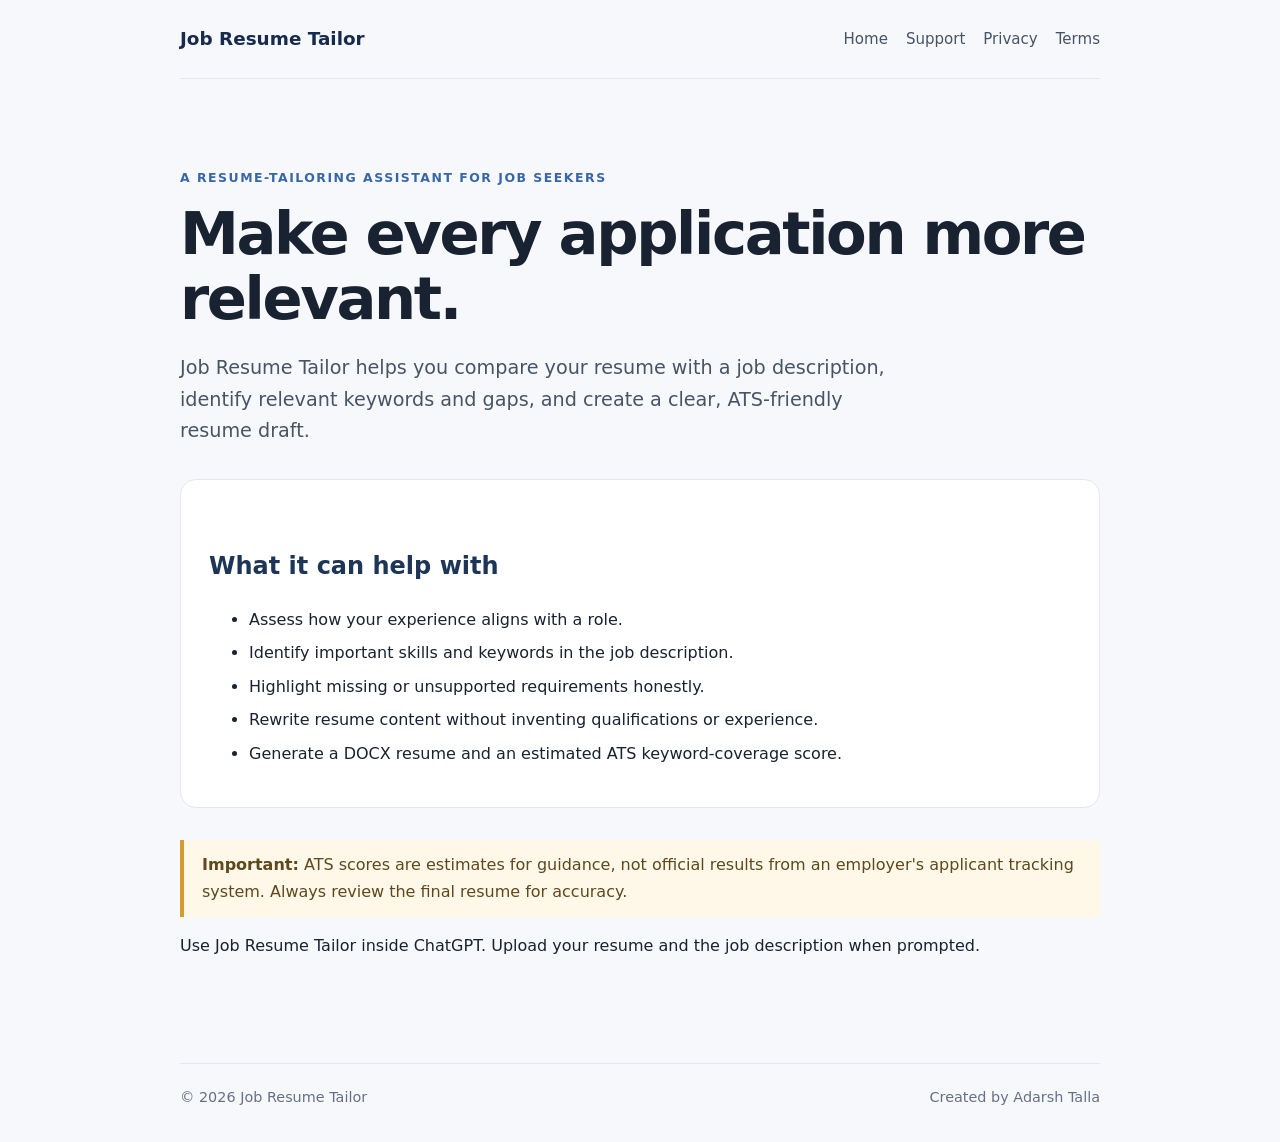
<file: index.html>
<!doctype html>
<html lang="en">
<head>
  <meta charset="utf-8"><meta name="viewport" content="width=device-width, initial-scale=1">
  <title>Job Resume Tailor</title>
  <meta name="description" content="Tailor your resume to a job description with an honest fit assessment, ATS-friendly rewrite and estimated keyword coverage.">
  <link rel="stylesheet" href="style.css">
</head>
<body>
<header class="wrap"><a class="brand" href="index.html">Job Resume Tailor</a><nav><a href="index.html">Home</a><a href="support.html">Support</a><a href="privacy.html">Privacy</a><a href="terms.html">Terms</a></nav></header>
<main class="wrap hero">
  <p class="eyebrow">A resume-tailoring assistant for job seekers</p>
  <h1>Make every application more relevant.</h1>
  <p class="lead">Job Resume Tailor helps you compare your resume with a job description, identify relevant keywords and gaps, and create a clear, ATS-friendly resume draft.</p>
  <section class="panel"><h2>What it can help with</h2><ul>
    <li>Assess how your experience aligns with a role.</li>
    <li>Identify important skills and keywords in the job description.</li>
    <li>Highlight missing or unsupported requirements honestly.</li>
    <li>Rewrite resume content without inventing qualifications or experience.</li>
    <li>Generate a DOCX resume and an estimated ATS keyword-coverage score.</li>
  </ul></section>
  <p class="notice"><strong>Important:</strong> ATS scores are estimates for guidance, not official results from an employer's applicant tracking system. Always review the final resume for accuracy.</p>
  <p>Use Job Resume Tailor inside ChatGPT. Upload your resume and the job description when prompted.</p>
</main>
<footer class="wrap"><span>© 2026 Job Resume Tailor</span><span>Created by Adarsh Talla</span></footer>
</body></html>
</file>
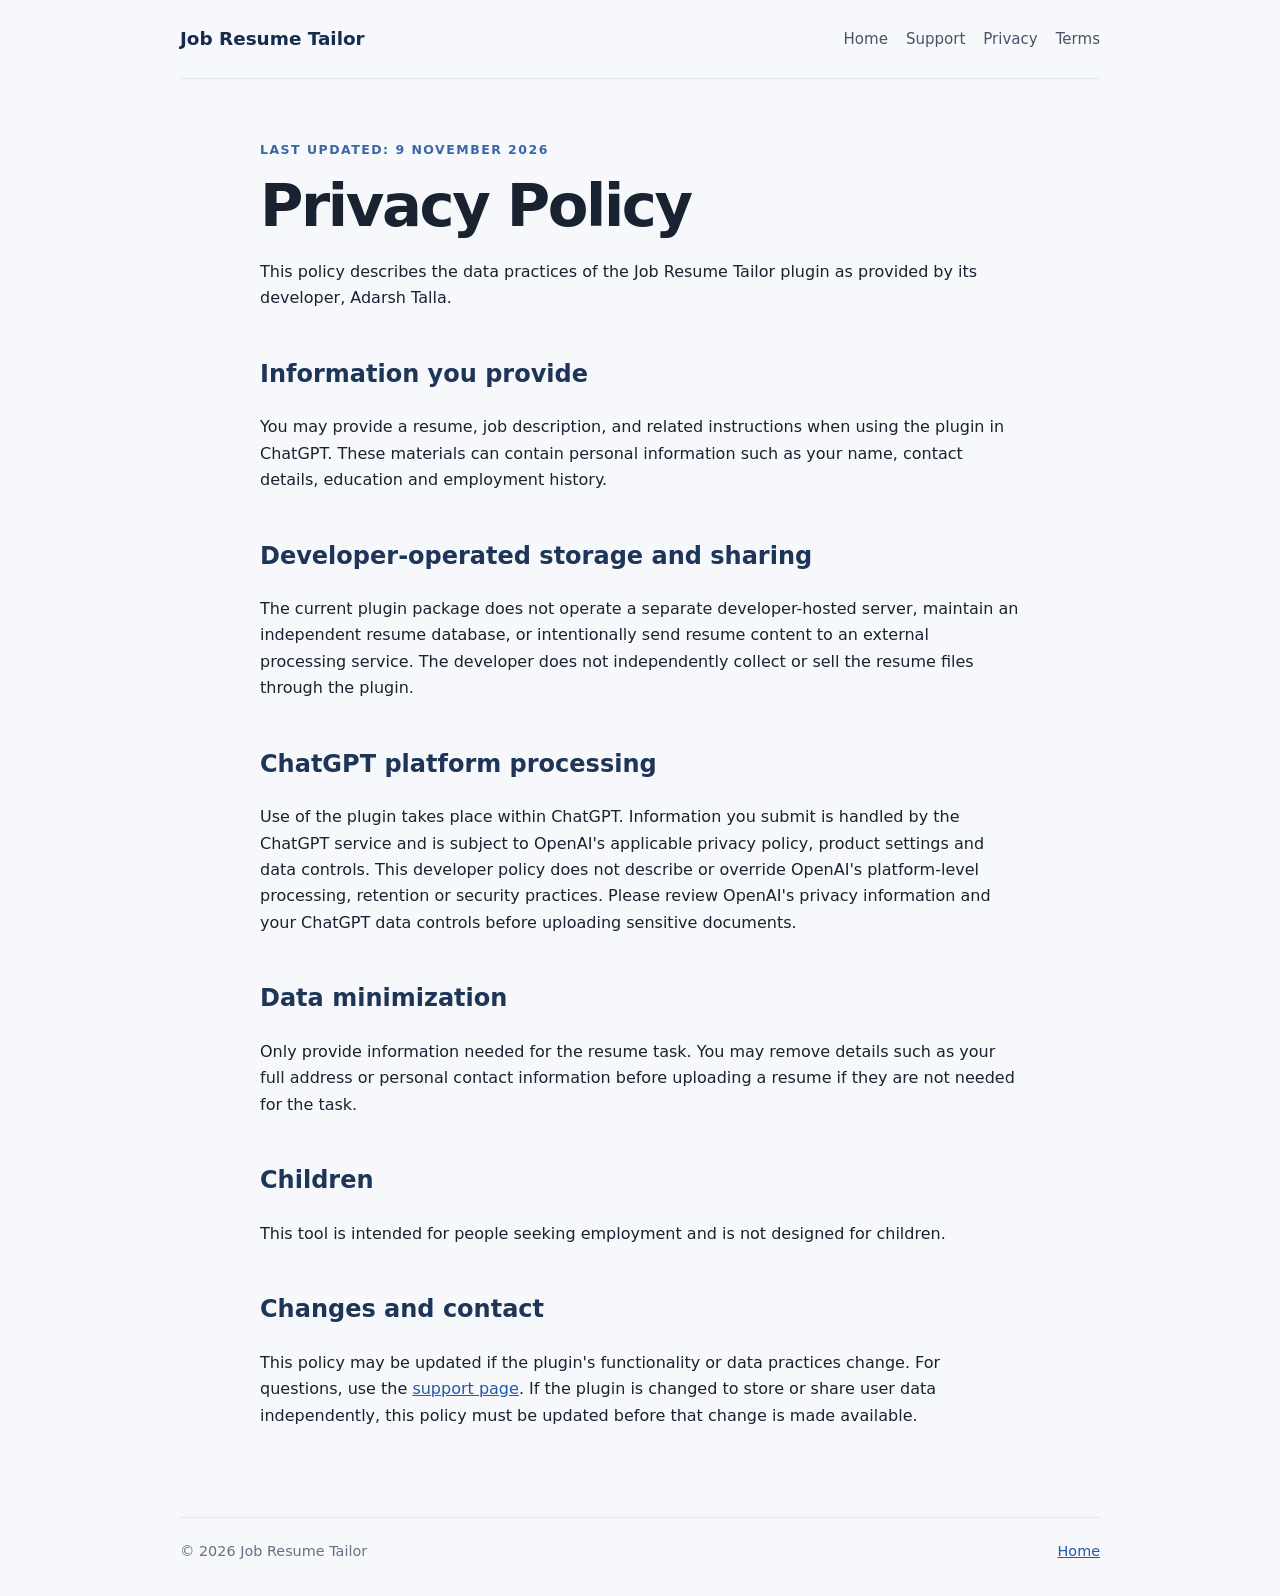
<file: privacy.html>
<!doctype html>
<html lang="en"><head><meta charset="utf-8"><meta name="viewport" content="width=device-width, initial-scale=1"><title>Privacy Policy | Job Resume Tailor</title><link rel="stylesheet" href="style.css"></head>
<body><header class="wrap"><a class="brand" href="index.html">Job Resume Tailor</a><nav><a href="index.html">Home</a><a href="support.html">Support</a><a href="privacy.html">Privacy</a><a href="terms.html">Terms</a></nav></header>
<main class="wrap content"><p class="eyebrow">Last updated: 9 November 2026</p><h1>Privacy Policy</h1>
<p>This policy describes the data practices of the Job Resume Tailor plugin as provided by its developer, Adarsh Talla.</p>
<h2>Information you provide</h2><p>You may provide a resume, job description, and related instructions when using the plugin in ChatGPT. These materials can contain personal information such as your name, contact details, education and employment history.</p>
<h2>Developer-operated storage and sharing</h2><p>The current plugin package does not operate a separate developer-hosted server, maintain an independent resume database, or intentionally send resume content to an external processing service. The developer does not independently collect or sell the resume files through the plugin.</p>
<h2>ChatGPT platform processing</h2><p>Use of the plugin takes place within ChatGPT. Information you submit is handled by the ChatGPT service and is subject to OpenAI's applicable privacy policy, product settings and data controls. This developer policy does not describe or override OpenAI's platform-level processing, retention or security practices. Please review OpenAI's privacy information and your ChatGPT data controls before uploading sensitive documents.</p>
<h2>Data minimization</h2><p>Only provide information needed for the resume task. You may remove details such as your full address or personal contact information before uploading a resume if they are not needed for the task.</p>
<h2>Children</h2><p>This tool is intended for people seeking employment and is not designed for children.</p>
<h2>Changes and contact</h2><p>This policy may be updated if the plugin's functionality or data practices change. For questions, use the <a href="support.html">support page</a>. If the plugin is changed to store or share user data independently, this policy must be updated before that change is made available.</p>
</main><footer class="wrap"><span>© 2026 Job Resume Tailor</span><span><a href="index.html">Home</a></span></footer></body></html>
</file>
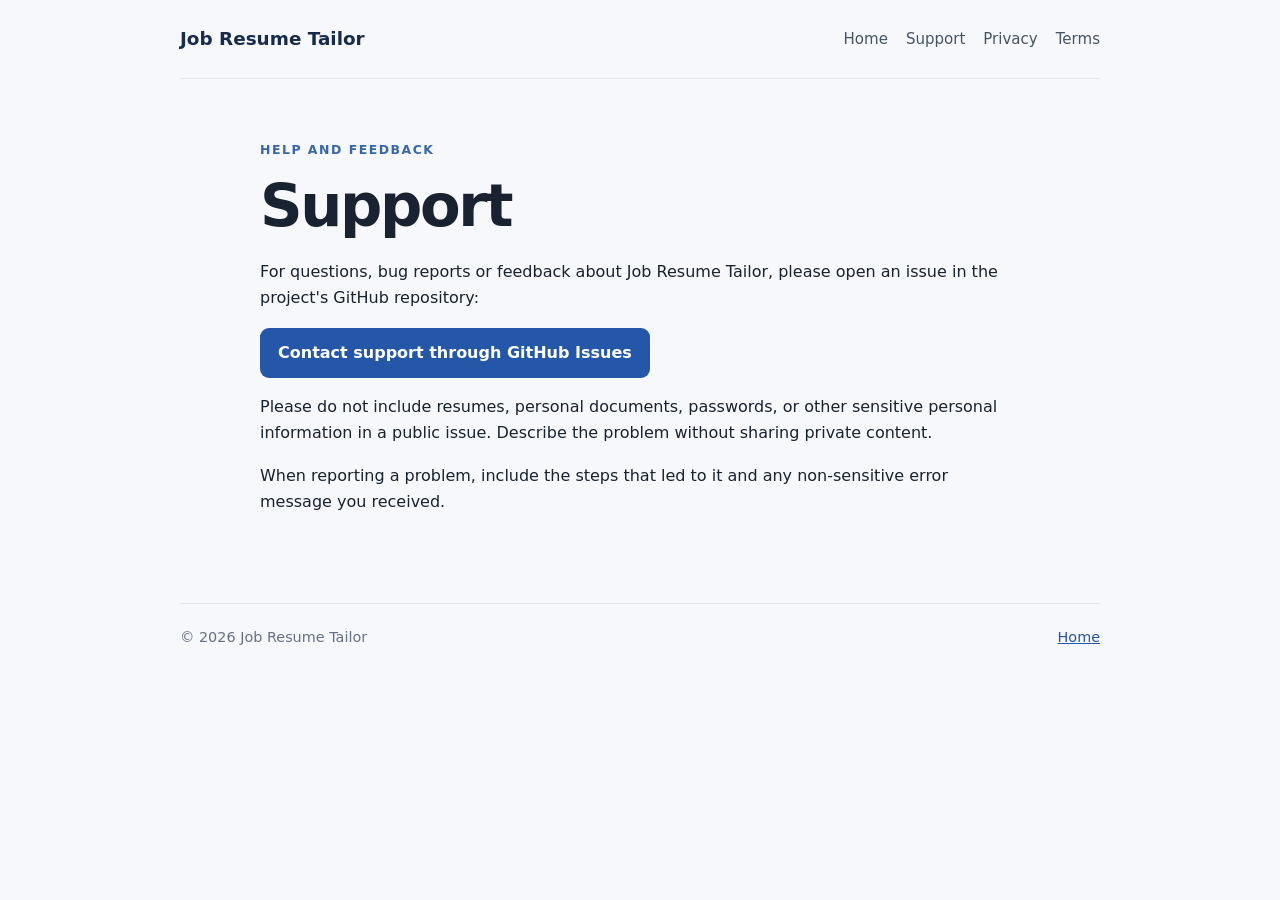
<file: support.html>
<!doctype html>
<html lang="en"><head><meta charset="utf-8"><meta name="viewport" content="width=device-width, initial-scale=1"><title>Support | Job Resume Tailor</title><link rel="stylesheet" href="style.css"></head>
<body><header class="wrap"><a class="brand" href="index.html">Job Resume Tailor</a><nav><a href="index.html">Home</a><a href="support.html">Support</a><a href="privacy.html">Privacy</a><a href="terms.html">Terms</a></nav></header>
<main class="wrap content"><p class="eyebrow">Help and feedback</p><h1>Support</h1>
<p>For questions, bug reports or feedback about Job Resume Tailor, please open an issue in the project's GitHub repository:</p>
<p><a class="button" href="https://github.com/Adarsh-Talla/job-resume-tailor-site/issues">Contact support through GitHub Issues</a></p>
<p>Please do not include resumes, personal documents, passwords, or other sensitive personal information in a public issue. Describe the problem without sharing private content.</p>
<p>When reporting a problem, include the steps that led to it and any non-sensitive error message you received.</p>
</main><footer class="wrap"><span>© 2026 Job Resume Tailor</span><span><a href="index.html">Home</a></span></footer></body></html>
</file>
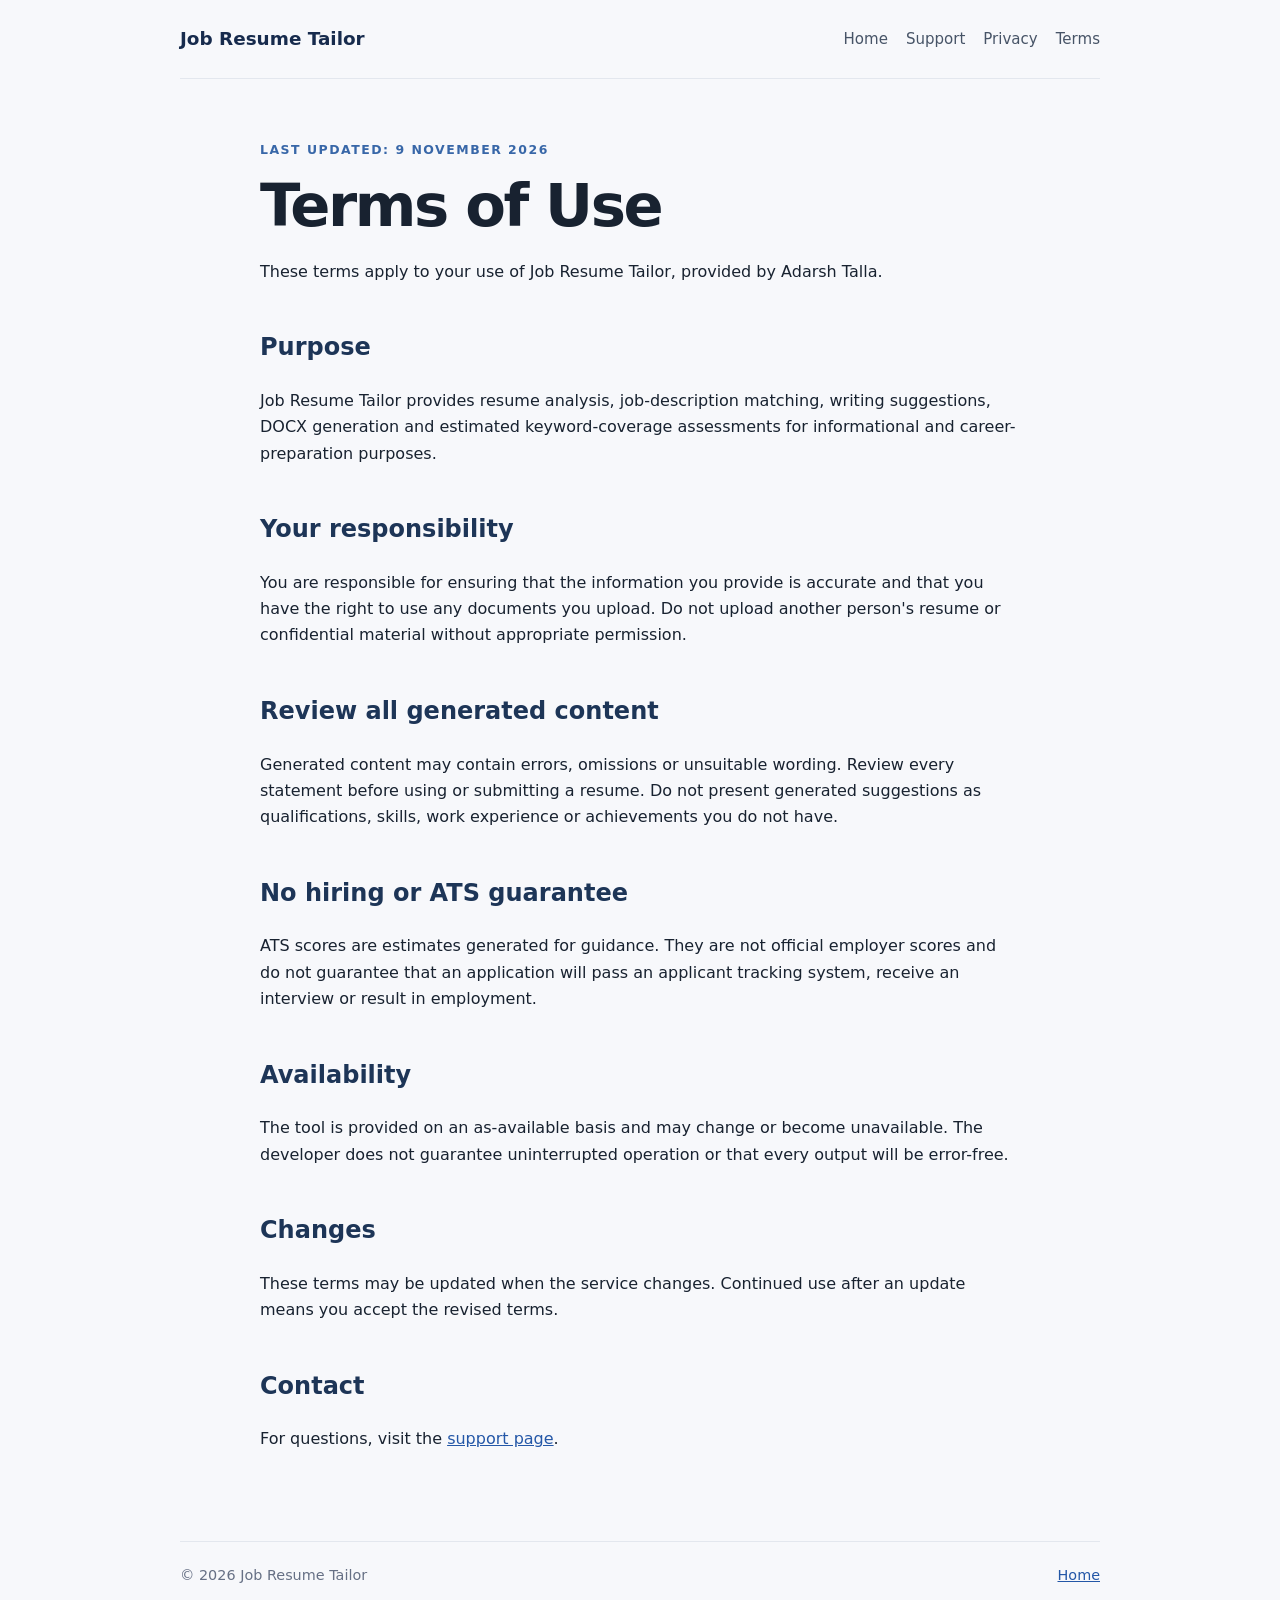
<file: terms.html>
<!doctype html>
<html lang="en"><head><meta charset="utf-8"><meta name="viewport" content="width=device-width, initial-scale=1"><title>Terms of Use | Job Resume Tailor</title><link rel="stylesheet" href="style.css"></head>
<body><header class="wrap"><a class="brand" href="index.html">Job Resume Tailor</a><nav><a href="index.html">Home</a><a href="support.html">Support</a><a href="privacy.html">Privacy</a><a href="terms.html">Terms</a></nav></header>
<main class="wrap content"><p class="eyebrow">Last updated: 9 November 2026</p><h1>Terms of Use</h1>
<p>These terms apply to your use of Job Resume Tailor, provided by Adarsh Talla.</p>
<h2>Purpose</h2><p>Job Resume Tailor provides resume analysis, job-description matching, writing suggestions, DOCX generation and estimated keyword-coverage assessments for informational and career-preparation purposes.</p>
<h2>Your responsibility</h2><p>You are responsible for ensuring that the information you provide is accurate and that you have the right to use any documents you upload. Do not upload another person's resume or confidential material without appropriate permission.</p>
<h2>Review all generated content</h2><p>Generated content may contain errors, omissions or unsuitable wording. Review every statement before using or submitting a resume. Do not present generated suggestions as qualifications, skills, work experience or achievements you do not have.</p>
<h2>No hiring or ATS guarantee</h2><p>ATS scores are estimates generated for guidance. They are not official employer scores and do not guarantee that an application will pass an applicant tracking system, receive an interview or result in employment.</p>
<h2>Availability</h2><p>The tool is provided on an as-available basis and may change or become unavailable. The developer does not guarantee uninterrupted operation or that every output will be error-free.</p>
<h2>Changes</h2><p>These terms may be updated when the service changes. Continued use after an update means you accept the revised terms.</p>
<h2>Contact</h2><p>For questions, visit the <a href="support.html">support page</a>.</p>
</main><footer class="wrap"><span>© 2026 Job Resume Tailor</span><span><a href="index.html">Home</a></span></footer></body></html>
</file>
<file: style.css>
*{box-sizing:border-box}body{margin:0;background:#f7f8fb;color:#182230;font:16px/1.65 system-ui,-apple-system,Segoe UI,Roboto,sans-serif}.wrap{width:min(920px,calc(100% - 40px));margin:auto}header{display:flex;justify-content:space-between;align-items:center;padding:24px 0;border-bottom:1px solid #e3e7ee;gap:20px;flex-wrap:wrap}.brand{font-weight:750;color:#172b4d;text-decoration:none;font-size:1.15rem}nav{display:flex;gap:18px;flex-wrap:wrap}a{color:#2457a7}nav a{text-decoration:none;color:#475467;font-size:.94rem}.hero{padding:76px 0 88px}.content{padding:48px 0 72px;max-width:760px}h1{font-size:clamp(2.2rem,6vw,3.7rem);line-height:1.1;letter-spacing:-.04em;margin:.2em 0 .35em}h2{margin-top:1.8em;color:#1d3557}.lead{font-size:1.2rem;color:#475467;max-width:720px}.eyebrow{text-transform:uppercase;letter-spacing:.12em;font-size:.78rem;font-weight:700;color:#3867a8}.panel{background:white;border:1px solid #e3e7ee;border-radius:16px;padding:24px 28px;margin:32px 0}.notice{border-left:4px solid #d49b32;padding:12px 18px;background:#fff8e8;color:#5e481e}.button{display:inline-block;background:#2457a7;color:white;text-decoration:none;padding:12px 18px;border-radius:9px;font-weight:650}footer{border-top:1px solid #e3e7ee;padding:22px 0 32px;color:#667085;font-size:.9rem;display:flex;justify-content:space-between;gap:16px;flex-wrap:wrap}li{margin:.45em 0}p{margin:1em 0}
</file>
